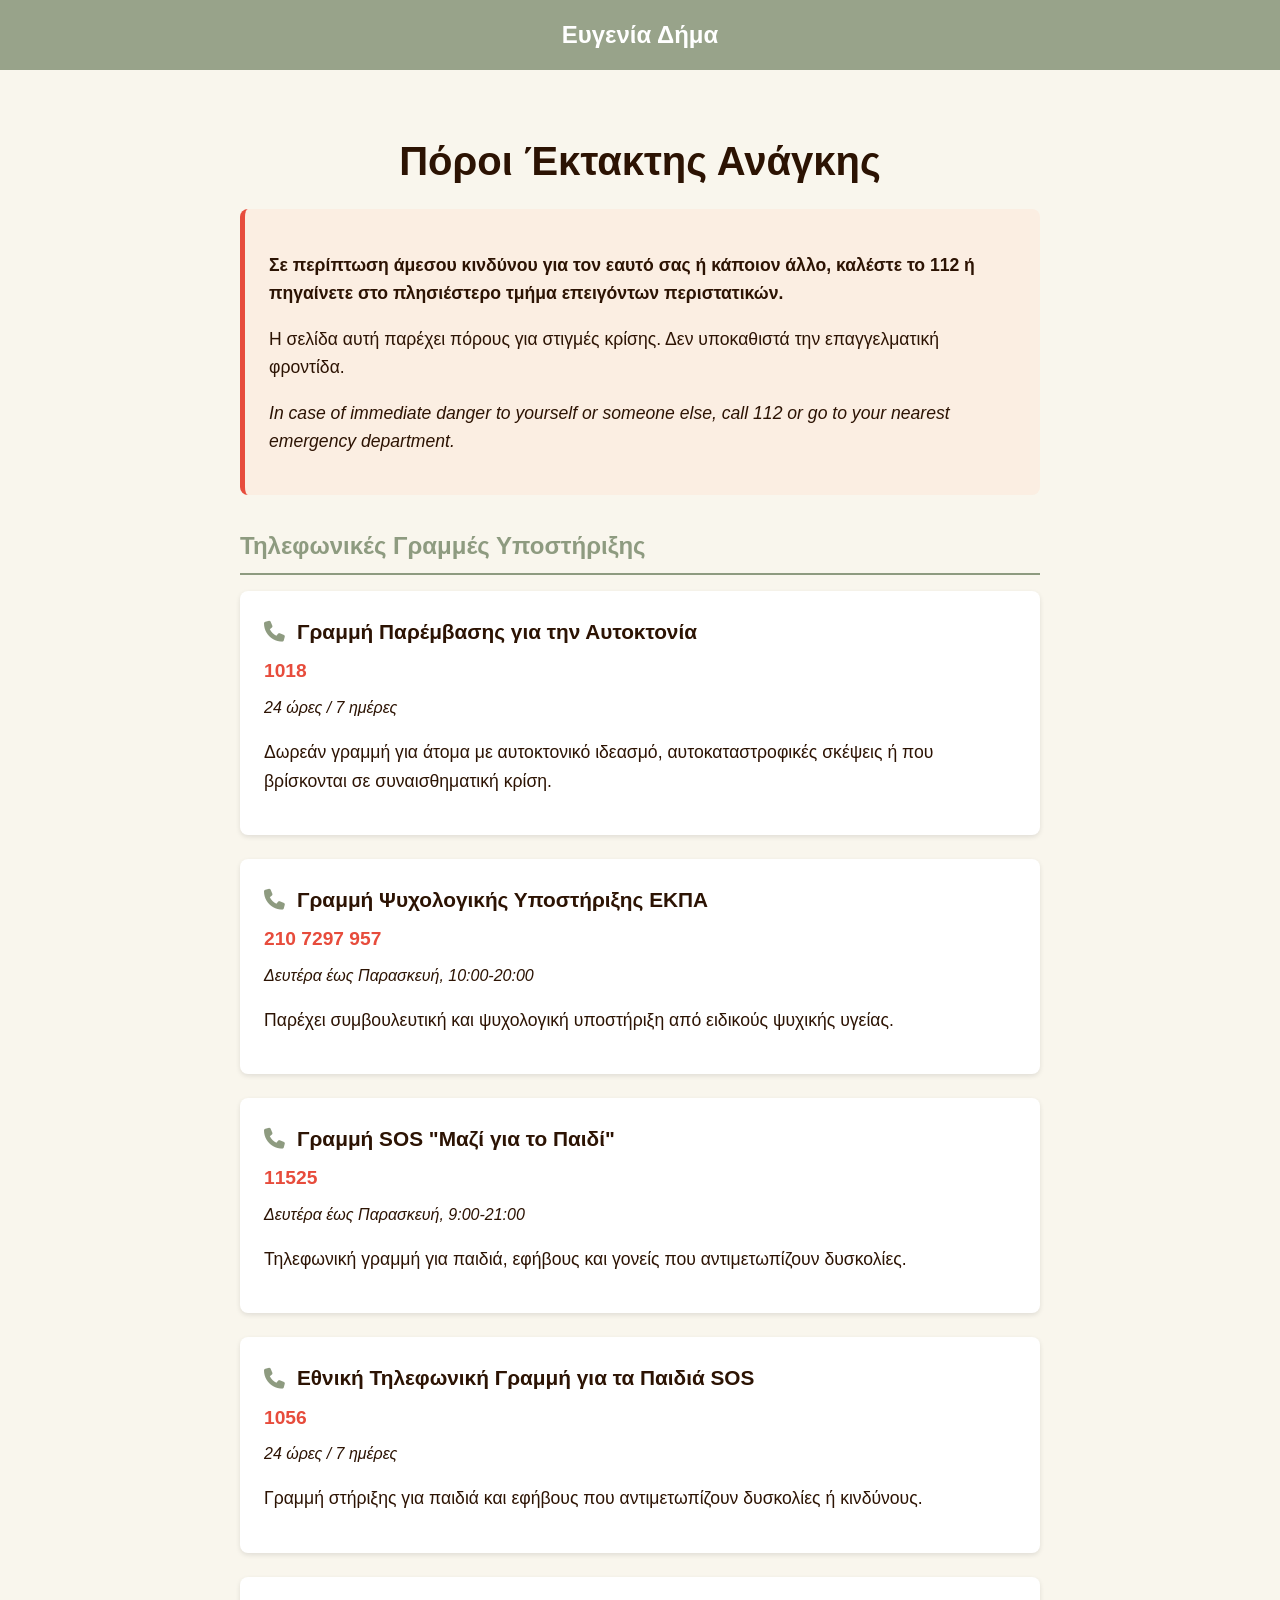
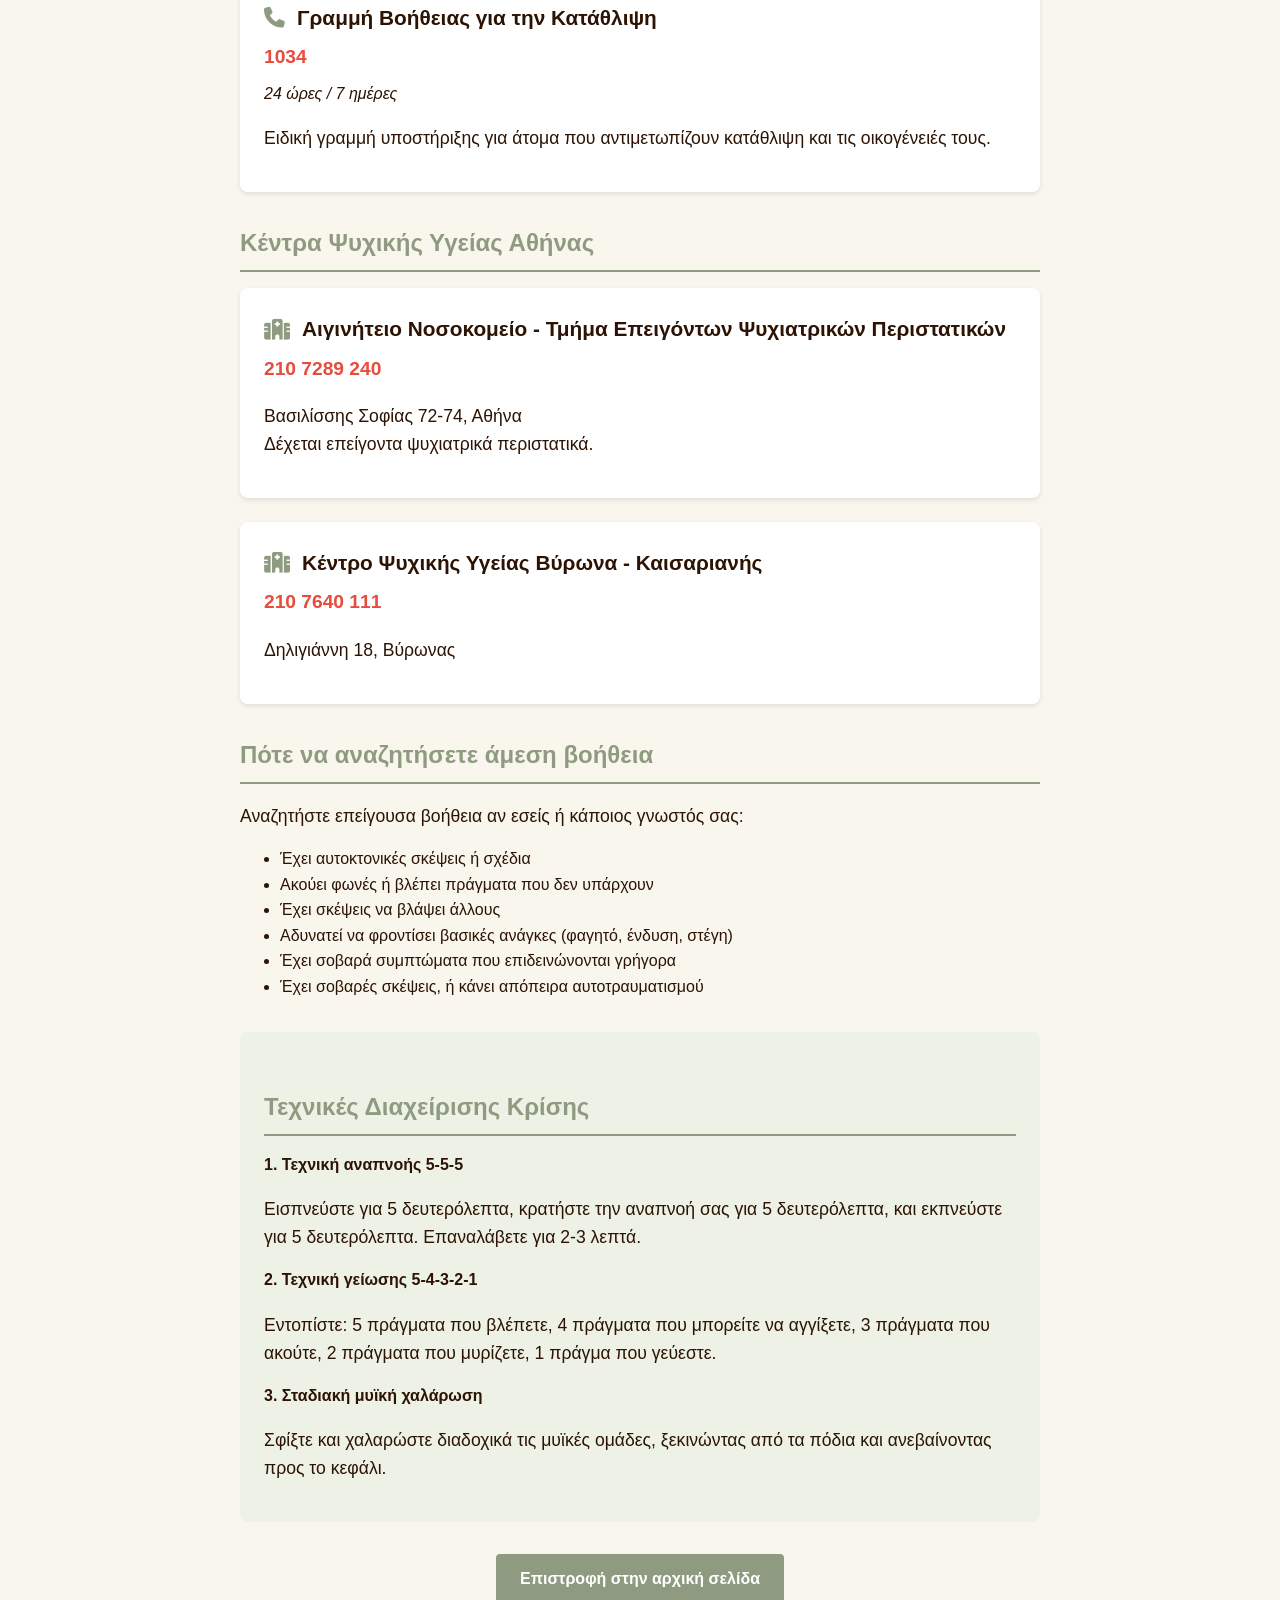
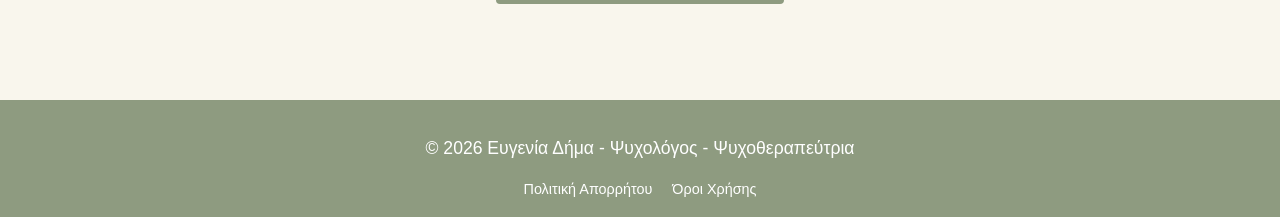
<file: emergency.html>
<!DOCTYPE html>
<html lang="el">
<head>
    <meta charset="UTF-8">
    <meta name="viewport" content="width=device-width, initial-scale=1.0">
    <title>Πόροι Έκτακτης Ανάγκης - Ευγενία Δήμα</title>
    <meta name="description" content="Πόροι άμεσης βοήθειας για ψυχική υγεία και κρίσεις. Τηλεφωνικές γραμμές υποστήριξης και υπηρεσίες έκτακτης ανάγκης.">
    <link rel="canonical" href="https://evgeniadima.gr/emergency.html">
    
    <!-- Plausible Analytics - Privacy-friendly -->
    <script defer data-domain="petroslamb.github.io" src="https://plausible.io/js/script.file-downloads.hash.outbound-links.pageview-props.revenue.tagged-events.js"></script>
    <script>window.plausible = window.plausible || function() { (window.plausible.q = window.plausible.q || []).push(arguments) }</script>
    
    <!-- Font Awesome for icons -->
    <link rel="stylesheet" href="https://cdnjs.cloudflare.com/ajax/libs/font-awesome/6.4.0/css/all.min.css" />
    
    <style>
        body {
            font-family: 'Helvetica Neue', Arial, sans-serif;
            line-height: 1.6;
            color: #2c1303;
            background-color: #f9f6ed;
            margin: 0;
            padding: 0;
            min-height: 100vh;
            display: flex;
            flex-direction: column;
        }
        
        header {
            background-color: rgba(142, 155, 128, 0.9);
            color: white;
            padding: 1rem;
            text-align: center;
        }
        
        .logo {
            font-size: 1.5rem;
            font-weight: bold;
            text-decoration: none;
            color: white;
        }
        
        main {
            flex: 1;
            max-width: 800px;
            margin: 0 auto;
            padding: 2rem;
        }
        
        h1 {
            font-size: 2.5rem;
            margin-bottom: 1rem;
            color: #2c1303;
            text-align: center;
        }
        
        h2 {
            font-size: 1.5rem;
            margin-top: 2rem;
            margin-bottom: 1rem;
            color: #8e9b80;
            border-bottom: 2px solid #8e9b80;
            padding-bottom: 0.5rem;
        }
        
        p {
            font-size: 1.1rem;
            margin-bottom: 1rem;
        }
        
        .emergency-intro {
            background-color: #fbeee2;
            padding: 1.5rem;
            border-radius: 0.5rem;
            border-left: 5px solid #e74c3c;
            margin-bottom: 2rem;
        }
        
        .resource-card {
            background-color: white;
            border-radius: 0.5rem;
            padding: 1.5rem;
            margin-bottom: 1.5rem;
            box-shadow: 0 2px 5px rgba(0,0,0,0.1);
        }
        
        .resource-title {
            display: flex;
            align-items: center;
            margin-bottom: 0.5rem;
        }
        
        .resource-title i {
            color: #8e9b80;
            margin-right: 0.75rem;
            font-size: 1.3rem;
        }
        
        .resource-title h3 {
            margin: 0;
            font-size: 1.3rem;
        }
        
        .resource-phone {
            font-weight: bold;
            color: #e74c3c;
            font-size: 1.2rem;
            margin: 0.5rem 0;
        }
        
        .resource-hours {
            font-style: italic;
            margin-bottom: 0.5rem;
        }
        
        .button {
            display: inline-block;
            background-color: #8e9b80;
            color: white;
            text-decoration: none;
            padding: 0.75rem 1.5rem;
            border-radius: 0.25rem;
            font-weight: bold;
            transition: background-color 0.3s;
        }
        
        .button:hover {
            background-color: #7d8a6f;
        }
        
        .techniques {
            background-color: #eef2e6;
            padding: 1.5rem;
            border-radius: 0.5rem;
            margin-top: 2rem;
        }
        
        .technique-item {
            margin-bottom: 1rem;
        }
        
        .technique-title {
            font-weight: bold;
            margin-bottom: 0.25rem;
        }
        
        footer {
            background-color: #8e9b80;
            color: white;
            text-align: center;
            padding: 1rem;
            font-size: 0.9rem;
            margin-top: 2rem;
        }
        
        .footer-links {
            margin-top: 0.5rem;
        }
        
        .footer-links a {
            color: white;
            text-decoration: none;
            margin: 0 0.5rem;
        }
        
        .footer-links a:hover {
            text-decoration: underline;
        }
        
        .return-link {
            text-align: center;
            margin: 2rem 0;
        }
        
        @media (max-width: 640px) {
            h1 {
                font-size: 2rem;
            }
            
            main {
                padding: 1.5rem;
            }
        }
    </style>
</head>
<body>
    <header>
        <a href="index.html" class="logo" aria-label="Επιστροφή στην αρχική σελίδα">Ευγενία Δήμα</a>
    </header>
    
    <main>
        <h1>Πόροι Έκτακτης Ανάγκης</h1>
        
        <div class="emergency-intro">
            <p><strong>Σε περίπτωση άμεσου κινδύνου για τον εαυτό σας ή κάποιον άλλο, καλέστε το 112 ή πηγαίνετε στο πλησιέστερο τμήμα επειγόντων περιστατικών.</strong></p>
            <p>Η σελίδα αυτή παρέχει πόρους για στιγμές κρίσης. Δεν υποκαθιστά την επαγγελματική φροντίδα.</p>
            <p><em>In case of immediate danger to yourself or someone else, call 112 or go to your nearest emergency department.</em></p>
        </div>
        
        <h2>Τηλεφωνικές Γραμμές Υποστήριξης</h2>
        
        <div class="resource-card">
            <div class="resource-title">
                <i class="fas fa-phone"></i>
                <h3>Γραμμή Παρέμβασης για την Αυτοκτονία</h3>
            </div>
            <div class="resource-phone">1018</div>
            <div class="resource-hours">24 ώρες / 7 ημέρες</div>
            <p>Δωρεάν γραμμή για άτομα με αυτοκτονικό ιδεασμό, αυτοκαταστροφικές σκέψεις ή που βρίσκονται σε συναισθηματική κρίση.</p>
        </div>
        
        <div class="resource-card">
            <div class="resource-title">
                <i class="fas fa-phone"></i>
                <h3>Γραμμή Ψυχολογικής Υποστήριξης ΕΚΠΑ</h3>
            </div>
            <div class="resource-phone">210 7297 957</div>
            <div class="resource-hours">Δευτέρα έως Παρασκευή, 10:00-20:00</div>
            <p>Παρέχει συμβουλευτική και ψυχολογική υποστήριξη από ειδικούς ψυχικής υγείας.</p>
        </div>
        
        <div class="resource-card">
            <div class="resource-title">
                <i class="fas fa-phone"></i>
                <h3>Γραμμή SOS "Μαζί για το Παιδί"</h3>
            </div>
            <div class="resource-phone">11525</div>
            <div class="resource-hours">Δευτέρα έως Παρασκευή, 9:00-21:00</div>
            <p>Τηλεφωνική γραμμή για παιδιά, εφήβους και γονείς που αντιμετωπίζουν δυσκολίες.</p>
        </div>
        
        <div class="resource-card">
            <div class="resource-title">
                <i class="fas fa-phone"></i>
                <h3>Εθνική Τηλεφωνική Γραμμή για τα Παιδιά SOS</h3>
            </div>
            <div class="resource-phone">1056</div>
            <div class="resource-hours">24 ώρες / 7 ημέρες</div>
            <p>Γραμμή στήριξης για παιδιά και εφήβους που αντιμετωπίζουν δυσκολίες ή κινδύνους.</p>
        </div>
        
        <div class="resource-card">
            <div class="resource-title">
                <i class="fas fa-phone"></i>
                <h3>Γραμμή Βοήθειας για την Κατάθλιψη</h3>
            </div>
            <div class="resource-phone">1034</div>
            <div class="resource-hours">24 ώρες / 7 ημέρες</div>
            <p>Ειδική γραμμή υποστήριξης για άτομα που αντιμετωπίζουν κατάθλιψη και τις οικογένειές τους.</p>
        </div>
        
        <h2>Κέντρα Ψυχικής Υγείας Αθήνας</h2>
        
        <div class="resource-card">
            <div class="resource-title">
                <i class="fas fa-hospital"></i>
                <h3>Αιγινήτειο Νοσοκομείο - Τμήμα Επειγόντων Ψυχιατρικών Περιστατικών</h3>
            </div>
            <div class="resource-phone">210 7289 240</div>
            <p>Βασιλίσσης Σοφίας 72-74, Αθήνα<br>
            Δέχεται επείγοντα ψυχιατρικά περιστατικά.</p>
        </div>
        
        <div class="resource-card">
            <div class="resource-title">
                <i class="fas fa-hospital"></i>
                <h3>Κέντρο Ψυχικής Υγείας Βύρωνα - Καισαριανής</h3>
            </div>
            <div class="resource-phone">210 7640 111</div>
            <p>Δηλιγιάννη 18, Βύρωνας</p>
        </div>
        
        <h2>Πότε να αναζητήσετε άμεση βοήθεια</h2>
        
        <p>Αναζητήστε επείγουσα βοήθεια αν εσείς ή κάποιος γνωστός σας:</p>
        <ul>
            <li>Έχει αυτοκτονικές σκέψεις ή σχέδια</li>
            <li>Ακούει φωνές ή βλέπει πράγματα που δεν υπάρχουν</li>
            <li>Έχει σκέψεις να βλάψει άλλους</li>
            <li>Αδυνατεί να φροντίσει βασικές ανάγκες (φαγητό, ένδυση, στέγη)</li>
            <li>Έχει σοβαρά συμπτώματα που επιδεινώνονται γρήγορα</li>
            <li>Έχει σοβαρές σκέψεις, ή κάνει απόπειρα αυτοτραυματισμού</li>
        </ul>
        
        <div class="techniques">
            <h2>Τεχνικές Διαχείρισης Κρίσης</h2>
            
            <div class="technique-item">
                <div class="technique-title">1. Τεχνική αναπνοής 5-5-5</div>
                <p>Εισπνεύστε για 5 δευτερόλεπτα, κρατήστε την αναπνοή σας για 5 δευτερόλεπτα, και εκπνεύστε για 5 δευτερόλεπτα. Επαναλάβετε για 2-3 λεπτά.</p>
            </div>
            
            <div class="technique-item">
                <div class="technique-title">2. Τεχνική γείωσης 5-4-3-2-1</div>
                <p>Εντοπίστε: 5 πράγματα που βλέπετε, 4 πράγματα που μπορείτε να αγγίξετε, 3 πράγματα που ακούτε, 2 πράγματα που μυρίζετε, 1 πράγμα που γεύεστε.</p>
            </div>
            
            <div class="technique-item">
                <div class="technique-title">3. Σταδιακή μυϊκή χαλάρωση</div>
                <p>Σφίξτε και χαλαρώστε διαδοχικά τις μυϊκές ομάδες, ξεκινώντας από τα πόδια και ανεβαίνοντας προς το κεφάλι.</p>
            </div>
        </div>
        
        <div class="return-link">
            <a href="index.html" class="button">Επιστροφή στην αρχική σελίδα</a>
        </div>
    </main>
    
    <footer>
        <p>&copy; <span id="year"></span> Ευγενία Δήμα - Ψυχολόγος - Ψυχοθεραπεύτρια</p>
        <div class="footer-links">
            <a href="privacy-policy.html">Πολιτική Απορρήτου</a>
            <a href="terms.html">Όροι Χρήσης</a>
        </div>
    </footer>
    
    <script>
        // Update copyright year
        document.getElementById('year').textContent = new Date().getFullYear();
        
        // Track page view in analytics
        document.addEventListener('DOMContentLoaded', function() {
            if (window.plausible) {
                plausible('Emergency Resources Page View');
            }
        });
    </script>
</body>
</html>
</file>
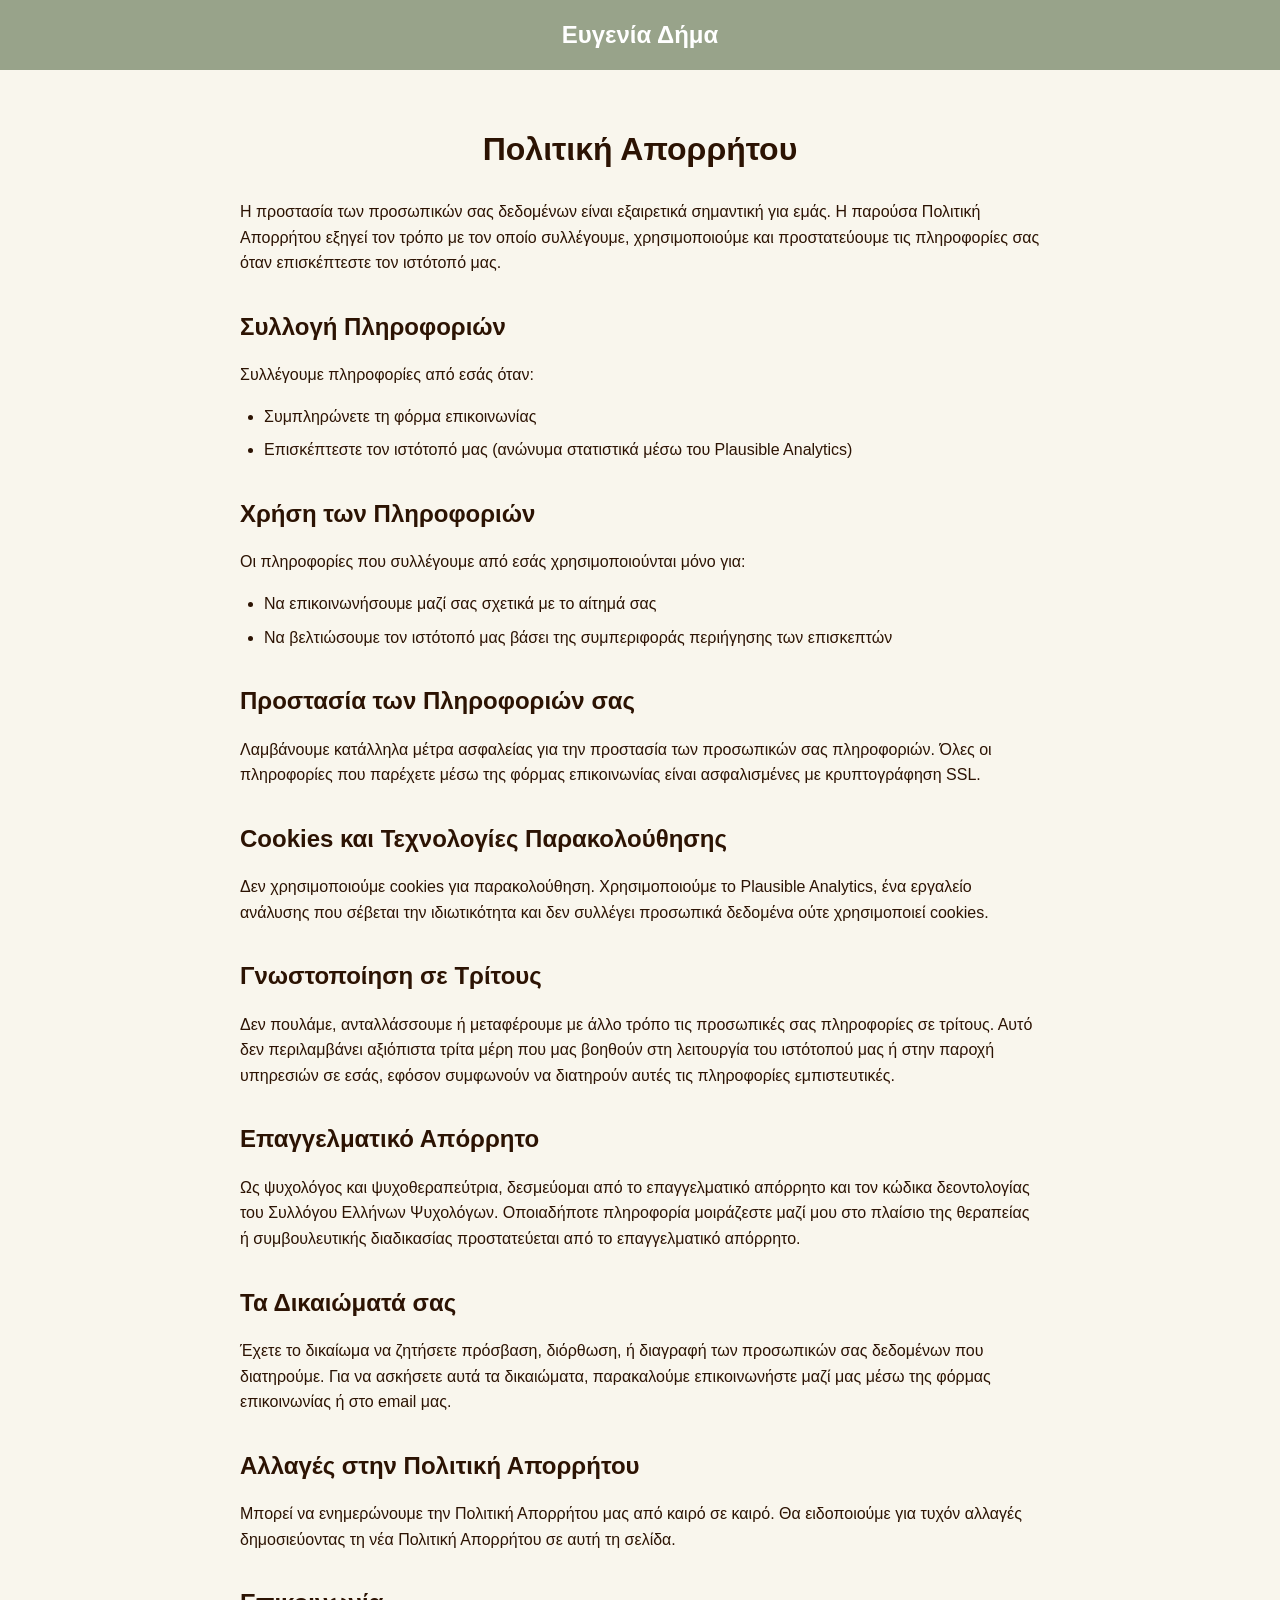
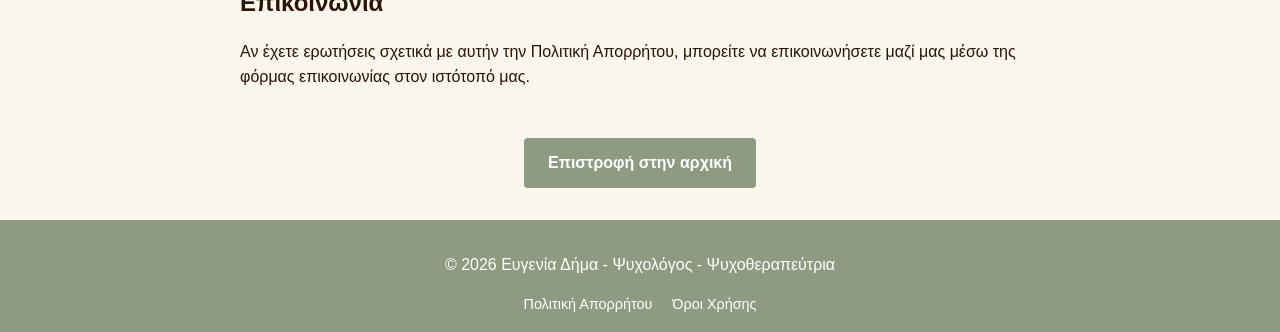
<file: privacy-policy.html>
<!DOCTYPE html>
<html lang="el">
<head>
    <meta charset="UTF-8">
    <meta name="viewport" content="width=device-width, initial-scale=1.0">
    <title>Πολιτική Απορρήτου - Ευγενία Δήμα</title>
    <meta name="description" content="Πολιτική Απορρήτου - Ψυχολόγος – Ψυχοθεραπεύτρια Ευγενία Δήμα">
    <link rel="canonical" href="https://evgeniadima.gr/privacy-policy.html">
    
    <!-- Plausible Analytics - Privacy-friendly -->
    <script defer data-domain="petroslamb.github.io" src="https://plausible.io/js/script.file-downloads.hash.outbound-links.pageview-props.revenue.tagged-events.js"></script>
    <script>window.plausible = window.plausible || function() { (window.plausible.q = window.plausible.q || []).push(arguments) }</script>
    
    <style>
        body {
            font-family: 'Helvetica Neue', Arial, sans-serif;
            line-height: 1.6;
            color: #2c1303;
            background-color: #f9f6ed;
            margin: 0;
            padding: 0;
            min-height: 100vh;
            display: flex;
            flex-direction: column;
        }
        
        header {
            background-color: rgba(142, 155, 128, 0.9);
            color: white;
            padding: 1rem;
            text-align: center;
        }
        
        .logo {
            font-size: 1.5rem;
            font-weight: bold;
            text-decoration: none;
            color: white;
        }
        
        main {
            flex: 1;
            max-width: 800px;
            margin: 0 auto;
            padding: 2rem;
        }
        
        h1 {
            font-size: 2rem;
            margin-bottom: 1.5rem;
            color: #2c1303;
            text-align: center;
        }
        
        h2 {
            font-size: 1.5rem;
            margin-top: 2rem;
            margin-bottom: 1rem;
            color: #2c1303;
        }
        
        p, ul {
            font-size: 1rem;
            margin-bottom: 1rem;
        }
        
        ul {
            padding-left: 1.5rem;
        }
        
        li {
            margin-bottom: 0.5rem;
        }
        
        .button {
            display: inline-block;
            background-color: #8e9b80;
            color: white;
            text-decoration: none;
            padding: 0.75rem 1.5rem;
            border-radius: 0.25rem;
            font-weight: bold;
            transition: background-color 0.3s;
            text-align: center;
            margin-top: 2rem;
        }
        
        .button:hover {
            background-color: #7d8a6f;
        }
        
        footer {
            background-color: #8e9b80;
            color: white;
            text-align: center;
            padding: 1rem;
            font-size: 0.9rem;
        }
        
        .footer-links {
            margin-top: 0.5rem;
        }
        
        .footer-links a {
            color: white;
            text-decoration: none;
            margin: 0 0.5rem;
        }
        
        .footer-links a:hover {
            text-decoration: underline;
        }
        
        @media (max-width: 640px) {
            h1 {
                font-size: 1.75rem;
            }
            main {
                padding: 1.5rem;
            }
        }
    </style>
</head>
<body>
    <header>
        <a href="/" class="logo" aria-label="Επιστροφή στην αρχική σελίδα">Ευγενία Δήμα</a>
    </header>
    
    <main>
        <h1>Πολιτική Απορρήτου</h1>
        
        <p>Η προστασία των προσωπικών σας δεδομένων είναι εξαιρετικά σημαντική για εμάς. Η παρούσα Πολιτική Απορρήτου εξηγεί τον τρόπο με τον οποίο συλλέγουμε, χρησιμοποιούμε και προστατεύουμε τις πληροφορίες σας όταν επισκέπτεστε τον ιστότοπό μας.</p>
        
        <h2>Συλλογή Πληροφοριών</h2>
        <p>Συλλέγουμε πληροφορίες από εσάς όταν:</p>
        <ul>
            <li>Συμπληρώνετε τη φόρμα επικοινωνίας</li>
            <li>Επισκέπτεστε τον ιστότοπό μας (ανώνυμα στατιστικά μέσω του Plausible Analytics)</li>
        </ul>
        
        <h2>Χρήση των Πληροφοριών</h2>
        <p>Οι πληροφορίες που συλλέγουμε από εσάς χρησιμοποιούνται μόνο για:</p>
        <ul>
            <li>Να επικοινωνήσουμε μαζί σας σχετικά με το αίτημά σας</li>
            <li>Να βελτιώσουμε τον ιστότοπό μας βάσει της συμπεριφοράς περιήγησης των επισκεπτών</li>
        </ul>
        
        <h2>Προστασία των Πληροφοριών σας</h2>
        <p>Λαμβάνουμε κατάλληλα μέτρα ασφαλείας για την προστασία των προσωπικών σας πληροφοριών. Όλες οι πληροφορίες που παρέχετε μέσω της φόρμας επικοινωνίας είναι ασφαλισμένες με κρυπτογράφηση SSL.</p>
        
        <h2>Cookies και Τεχνολογίες Παρακολούθησης</h2>
        <p>Δεν χρησιμοποιούμε cookies για παρακολούθηση. Χρησιμοποιούμε το Plausible Analytics, ένα εργαλείο ανάλυσης που σέβεται την ιδιωτικότητα και δεν συλλέγει προσωπικά δεδομένα ούτε χρησιμοποιεί cookies.</p>
        
        <h2>Γνωστοποίηση σε Τρίτους</h2>
        <p>Δεν πουλάμε, ανταλλάσσουμε ή μεταφέρουμε με άλλο τρόπο τις προσωπικές σας πληροφορίες σε τρίτους. Αυτό δεν περιλαμβάνει αξιόπιστα τρίτα μέρη που μας βοηθούν στη λειτουργία του ιστότοπού μας ή στην παροχή υπηρεσιών σε εσάς, εφόσον συμφωνούν να διατηρούν αυτές τις πληροφορίες εμπιστευτικές.</p>
        
        <h2>Επαγγελματικό Απόρρητο</h2>
        <p>Ως ψυχολόγος και ψυχοθεραπεύτρια, δεσμεύομαι από το επαγγελματικό απόρρητο και τον κώδικα δεοντολογίας του Συλλόγου Ελλήνων Ψυχολόγων. Οποιαδήποτε πληροφορία μοιράζεστε μαζί μου στο πλαίσιο της θεραπείας ή συμβουλευτικής διαδικασίας προστατεύεται από το επαγγελματικό απόρρητο.</p>
        
        <h2>Τα Δικαιώματά σας</h2>
        <p>Έχετε το δικαίωμα να ζητήσετε πρόσβαση, διόρθωση, ή διαγραφή των προσωπικών σας δεδομένων που διατηρούμε. Για να ασκήσετε αυτά τα δικαιώματα, παρακαλούμε επικοινωνήστε μαζί μας μέσω της φόρμας επικοινωνίας ή στο email μας.</p>
        
        <h2>Αλλαγές στην Πολιτική Απορρήτου</h2>
        <p>Μπορεί να ενημερώνουμε την Πολιτική Απορρήτου μας από καιρό σε καιρό. Θα ειδοποιούμε για τυχόν αλλαγές δημοσιεύοντας τη νέα Πολιτική Απορρήτου σε αυτή τη σελίδα.</p>
        
        <h2>Επικοινωνία</h2>
        <p>Αν έχετε ερωτήσεις σχετικά με αυτήν την Πολιτική Απορρήτου, μπορείτε να επικοινωνήσετε μαζί μας μέσω της φόρμας επικοινωνίας στον ιστότοπό μας.</p>
        
        <div style="text-align: center;">
            <a href="/" class="button">Επιστροφή στην αρχική</a>
        </div>
    </main>
    
    <footer>
        <p>&copy; <span id="year"></span> Ευγενία Δήμα - Ψυχολόγος - Ψυχοθεραπεύτρια</p>
        <div class="footer-links">
            <a href="privacy-policy.html">Πολιτική Απορρήτου</a>
            <a href="terms.html">Όροι Χρήσης</a>
        </div>
    </footer>
    
    <script>
        // Update copyright year
        document.getElementById('year').textContent = new Date().getFullYear();
    </script>
</body>
</html>
</file>
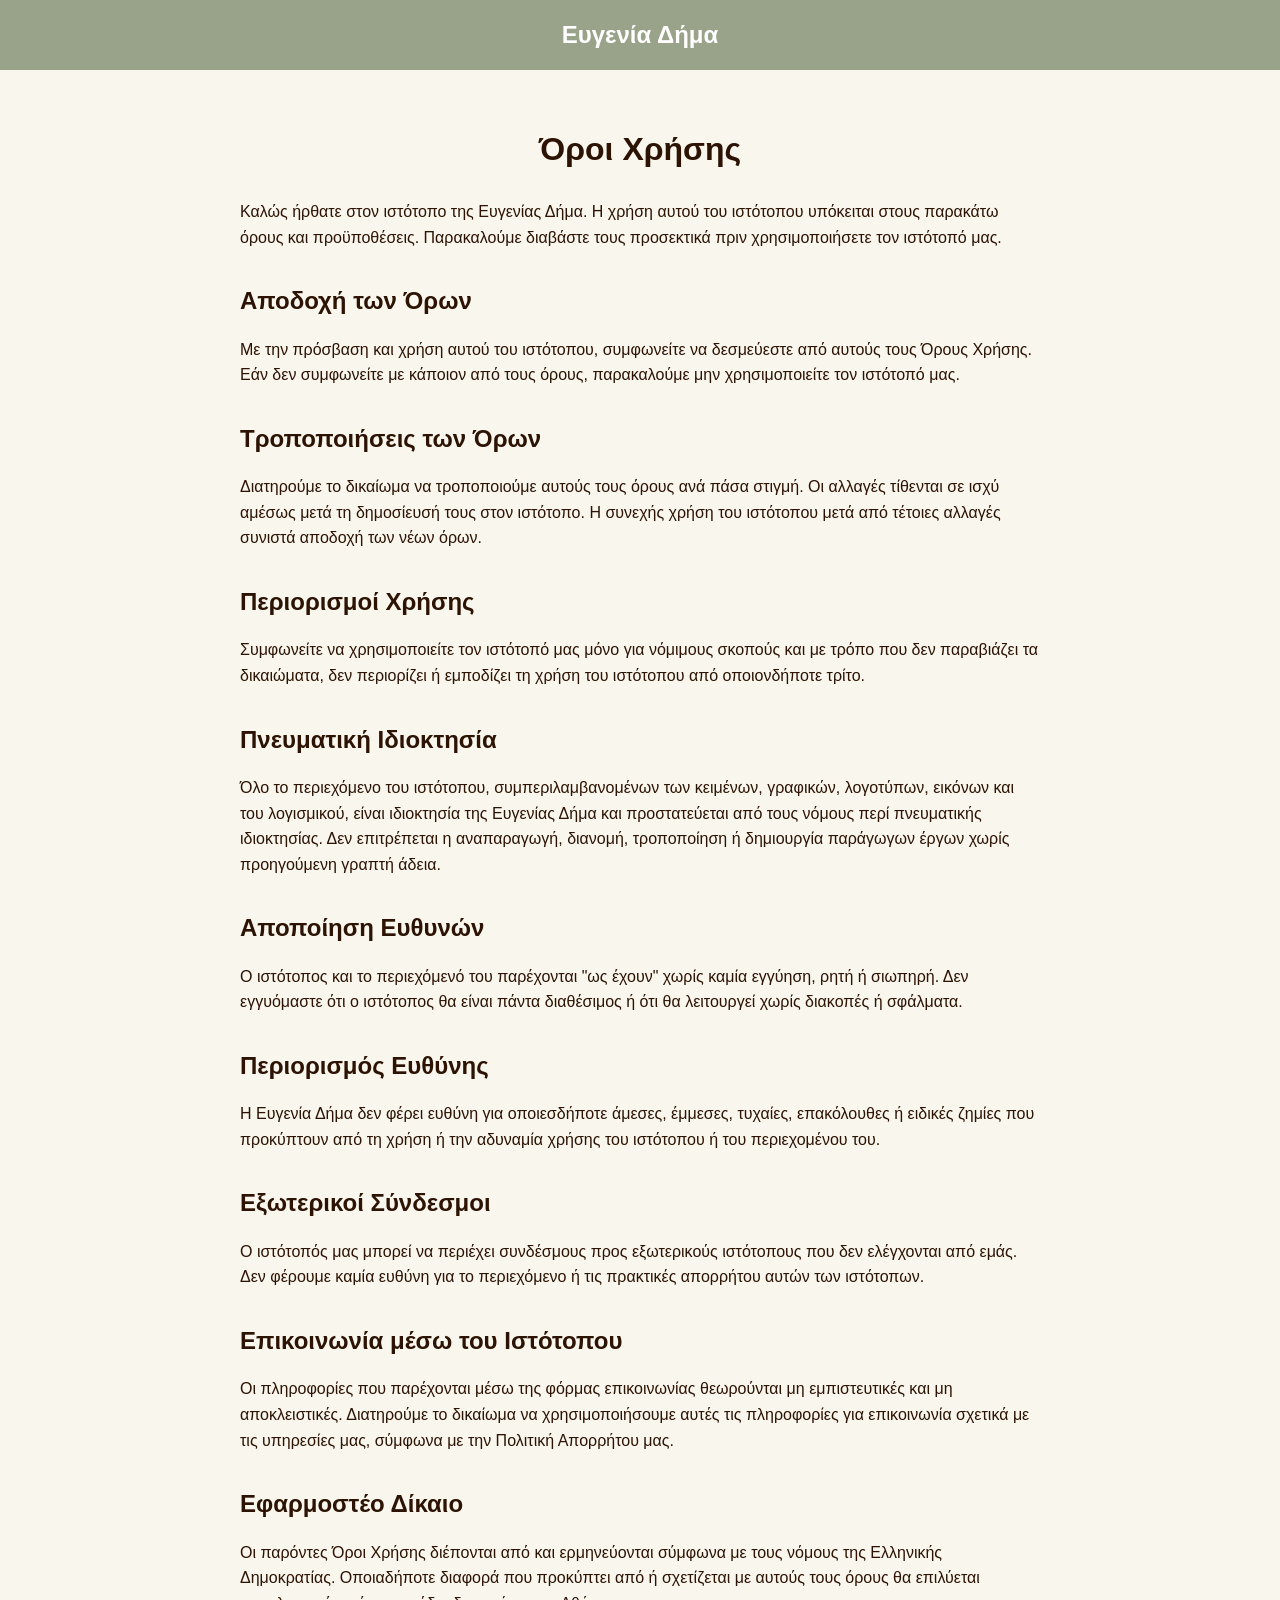
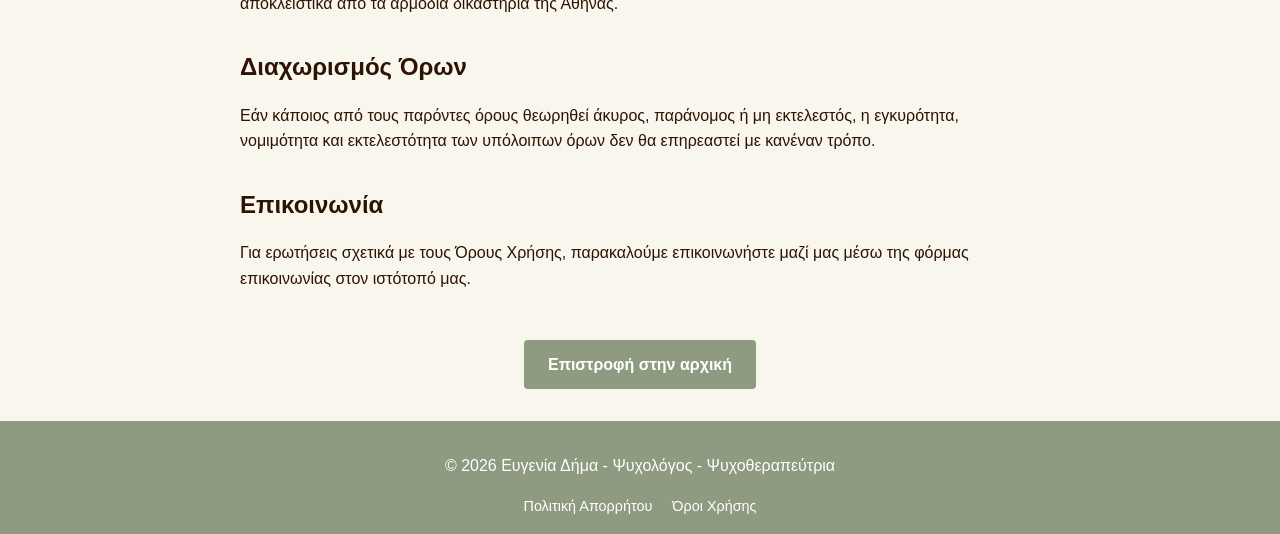
<file: terms.html>
<!DOCTYPE html>
<html lang="el">
<head>
    <meta charset="UTF-8">
    <meta name="viewport" content="width=device-width, initial-scale=1.0">
    <title>Όροι Χρήσης - Ευγενία Δήμα</title>
    <meta name="description" content="Όροι Χρήσης - Ψυχολόγος – Ψυχοθεραπεύτρια Ευγενία Δήμα">
    <link rel="canonical" href="https://evgeniadima.gr/terms.html">
    
    <!-- Plausible Analytics - Privacy-friendly -->
    <script defer data-domain="petroslamb.github.io" src="https://plausible.io/js/script.file-downloads.hash.outbound-links.pageview-props.revenue.tagged-events.js"></script>
    <script>window.plausible = window.plausible || function() { (window.plausible.q = window.plausible.q || []).push(arguments) }</script>
    
    <style>
        body {
            font-family: 'Helvetica Neue', Arial, sans-serif;
            line-height: 1.6;
            color: #2c1303;
            background-color: #f9f6ed;
            margin: 0;
            padding: 0;
            min-height: 100vh;
            display: flex;
            flex-direction: column;
        }
        
        header {
            background-color: rgba(142, 155, 128, 0.9);
            color: white;
            padding: 1rem;
            text-align: center;
        }
        
        .logo {
            font-size: 1.5rem;
            font-weight: bold;
            text-decoration: none;
            color: white;
        }
        
        main {
            flex: 1;
            max-width: 800px;
            margin: 0 auto;
            padding: 2rem;
        }
        
        h1 {
            font-size: 2rem;
            margin-bottom: 1.5rem;
            color: #2c1303;
            text-align: center;
        }
        
        h2 {
            font-size: 1.5rem;
            margin-top: 2rem;
            margin-bottom: 1rem;
            color: #2c1303;
        }
        
        p, ul {
            font-size: 1rem;
            margin-bottom: 1rem;
        }
        
        ul {
            padding-left: 1.5rem;
        }
        
        li {
            margin-bottom: 0.5rem;
        }
        
        .button {
            display: inline-block;
            background-color: #8e9b80;
            color: white;
            text-decoration: none;
            padding: 0.75rem 1.5rem;
            border-radius: 0.25rem;
            font-weight: bold;
            transition: background-color 0.3s;
            text-align: center;
            margin-top: 2rem;
        }
        
        .button:hover {
            background-color: #7d8a6f;
        }
        
        footer {
            background-color: #8e9b80;
            color: white;
            text-align: center;
            padding: 1rem;
            font-size: 0.9rem;
        }
        
        .footer-links {
            margin-top: 0.5rem;
        }
        
        .footer-links a {
            color: white;
            text-decoration: none;
            margin: 0 0.5rem;
        }
        
        .footer-links a:hover {
            text-decoration: underline;
        }
        
        @media (max-width: 640px) {
            h1 {
                font-size: 1.75rem;
            }
            main {
                padding: 1.5rem;
            }
        }
    </style>
</head>
<body>
    <header>
        <a href="/" class="logo" aria-label="Επιστροφή στην αρχική σελίδα">Ευγενία Δήμα</a>
    </header>
    
    <main>
        <h1>Όροι Χρήσης</h1>
        
        <p>Καλώς ήρθατε στον ιστότοπο της Ευγενίας Δήμα. Η χρήση αυτού του ιστότοπου υπόκειται στους παρακάτω όρους και προϋποθέσεις. Παρακαλούμε διαβάστε τους προσεκτικά πριν χρησιμοποιήσετε τον ιστότοπό μας.</p>
        
        <h2>Αποδοχή των Όρων</h2>
        <p>Με την πρόσβαση και χρήση αυτού του ιστότοπου, συμφωνείτε να δεσμεύεστε από αυτούς τους Όρους Χρήσης. Εάν δεν συμφωνείτε με κάποιον από τους όρους, παρακαλούμε μην χρησιμοποιείτε τον ιστότοπό μας.</p>
        
        <h2>Τροποποιήσεις των Όρων</h2>
        <p>Διατηρούμε το δικαίωμα να τροποποιούμε αυτούς τους όρους ανά πάσα στιγμή. Οι αλλαγές τίθενται σε ισχύ αμέσως μετά τη δημοσίευσή τους στον ιστότοπο. Η συνεχής χρήση του ιστότοπου μετά από τέτοιες αλλαγές συνιστά αποδοχή των νέων όρων.</p>
        
        <h2>Περιορισμοί Χρήσης</h2>
        <p>Συμφωνείτε να χρησιμοποιείτε τον ιστότοπό μας μόνο για νόμιμους σκοπούς και με τρόπο που δεν παραβιάζει τα δικαιώματα, δεν περιορίζει ή εμποδίζει τη χρήση του ιστότοπου από οποιονδήποτε τρίτο.</p>
        
        <h2>Πνευματική Ιδιοκτησία</h2>
        <p>Όλο το περιεχόμενο του ιστότοπου, συμπεριλαμβανομένων των κειμένων, γραφικών, λογοτύπων, εικόνων και του λογισμικού, είναι ιδιοκτησία της Ευγενίας Δήμα και προστατεύεται από τους νόμους περί πνευματικής ιδιοκτησίας. Δεν επιτρέπεται η αναπαραγωγή, διανομή, τροποποίηση ή δημιουργία παράγωγων έργων χωρίς προηγούμενη γραπτή άδεια.</p>
        
        <h2>Αποποίηση Ευθυνών</h2>
        <p>Ο ιστότοπος και το περιεχόμενό του παρέχονται "ως έχουν" χωρίς καμία εγγύηση, ρητή ή σιωπηρή. Δεν εγγυόμαστε ότι ο ιστότοπος θα είναι πάντα διαθέσιμος ή ότι θα λειτουργεί χωρίς διακοπές ή σφάλματα.</p>
        
        <h2>Περιορισμός Ευθύνης</h2>
        <p>Η Ευγενία Δήμα δεν φέρει ευθύνη για οποιεσδήποτε άμεσες, έμμεσες, τυχαίες, επακόλουθες ή ειδικές ζημίες που προκύπτουν από τη χρήση ή την αδυναμία χρήσης του ιστότοπου ή του περιεχομένου του.</p>
        
        <h2>Εξωτερικοί Σύνδεσμοι</h2>
        <p>Ο ιστότοπός μας μπορεί να περιέχει συνδέσμους προς εξωτερικούς ιστότοπους που δεν ελέγχονται από εμάς. Δεν φέρουμε καμία ευθύνη για το περιεχόμενο ή τις πρακτικές απορρήτου αυτών των ιστότοπων.</p>
        
        <h2>Επικοινωνία μέσω του Ιστότοπου</h2>
        <p>Οι πληροφορίες που παρέχονται μέσω της φόρμας επικοινωνίας θεωρούνται μη εμπιστευτικές και μη αποκλειστικές. Διατηρούμε το δικαίωμα να χρησιμοποιήσουμε αυτές τις πληροφορίες για επικοινωνία σχετικά με τις υπηρεσίες μας, σύμφωνα με την Πολιτική Απορρήτου μας.</p>
        
        <h2>Εφαρμοστέο Δίκαιο</h2>
        <p>Οι παρόντες Όροι Χρήσης διέπονται από και ερμηνεύονται σύμφωνα με τους νόμους της Ελληνικής Δημοκρατίας. Οποιαδήποτε διαφορά που προκύπτει από ή σχετίζεται με αυτούς τους όρους θα επιλύεται αποκλειστικά από τα αρμόδια δικαστήρια της Αθήνας.</p>
        
        <h2>Διαχωρισμός Όρων</h2>
        <p>Εάν κάποιος από τους παρόντες όρους θεωρηθεί άκυρος, παράνομος ή μη εκτελεστός, η εγκυρότητα, νομιμότητα και εκτελεστότητα των υπόλοιπων όρων δεν θα επηρεαστεί με κανέναν τρόπο.</p>
        
        <h2>Επικοινωνία</h2>
        <p>Για ερωτήσεις σχετικά με τους Όρους Χρήσης, παρακαλούμε επικοινωνήστε μαζί μας μέσω της φόρμας επικοινωνίας στον ιστότοπό μας.</p>
        
        <div style="text-align: center;">
            <a href="/" class="button">Επιστροφή στην αρχική</a>
        </div>
    </main>
    
    <footer>
        <p>&copy; <span id="year"></span> Ευγενία Δήμα - Ψυχολόγος - Ψυχοθεραπεύτρια</p>
        <div class="footer-links">
            <a href="privacy-policy.html">Πολιτική Απορρήτου</a>
            <a href="terms.html">Όροι Χρήσης</a>
        </div>
    </footer>
    
    <script>
        // Update copyright year
        document.getElementById('year').textContent = new Date().getFullYear();
    </script>
</body>
</html>
</file>
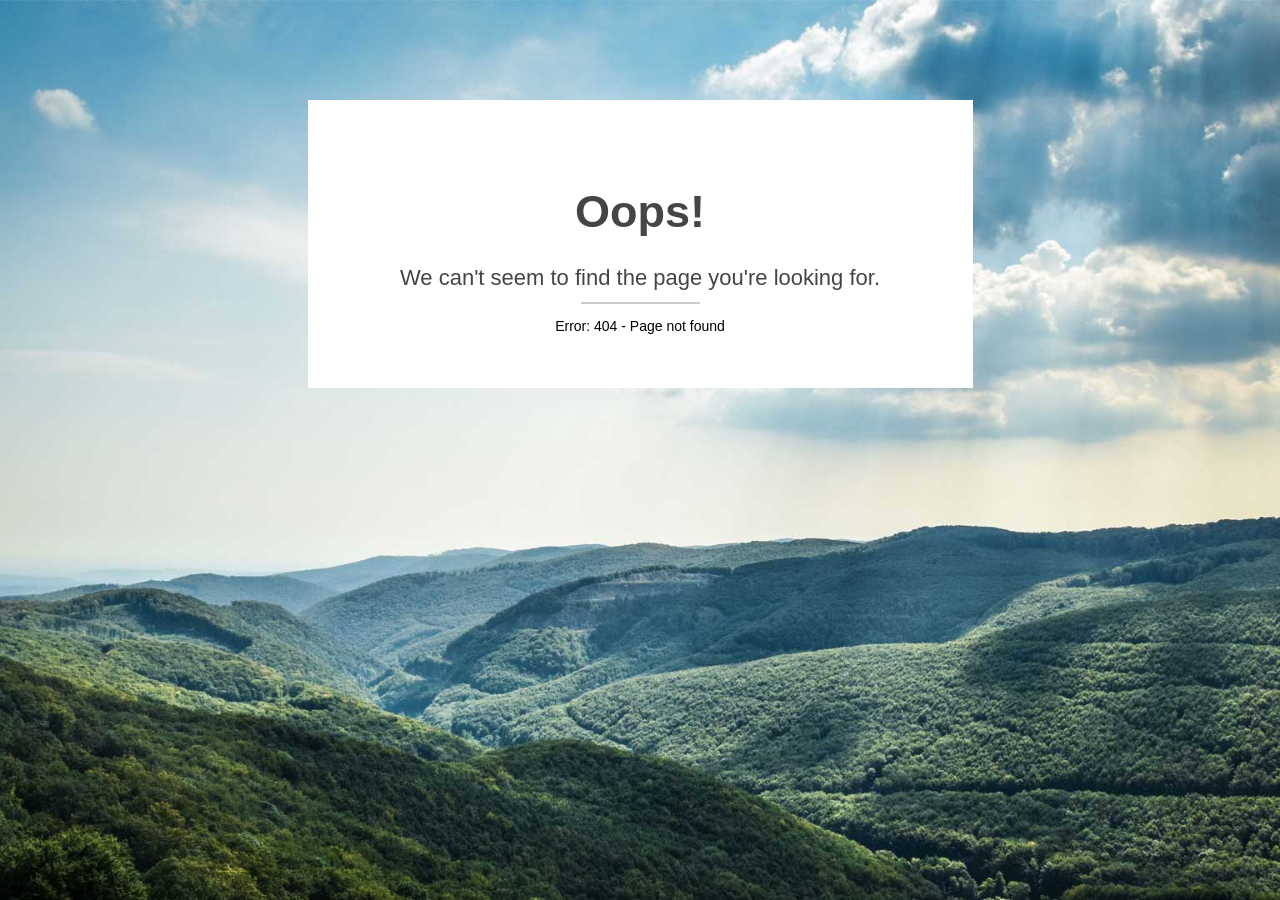
<file: www.evgeniadima-psychotherapy.gr/custGa0.html>
<!DOCTYPE html>
<html lang="en">
<head>
    <meta charset="UTF-8">
    <meta name="viewport" content="width=device-width, initial-scale=1.0">
    <meta http-equiv="X-UA-Compatible" content="ie=edge">
    <title>404 Not Found</title>

    <style>
        body{
            background-size: cover;
            background-position: 50% 50%;
            background-attachment: fixed;
            font-family: Arial, Helvetica, sans-serif;
            background-image:url('[data-uri]')
        }
        .container{
            width:1170px;
            margin:0 auto;
        }
        .messageBox{
            width: 50%;
            margin:auto;
            background-color:white;
            padding:40px;
            margin-top:100px;
        }
        .spottext{
            font-size: 45px;
            color: rgb(69, 69, 69);
            line-height: 1.2em;
            text-align: center;
            margin-bottom: 0px;
            font-weight: 800;
        }
        .smallspottext{
            line-height: 1.5em;
            color: rgb(69, 69, 69);
            text-align: center;
            font-size: 22px;
            margin-bottom: 5px;
        }
        .divider{
            width:20%;
            border:rgb(204, 204, 204) 1px solid;
        }
        .errorCode{
            text-align: center;
            font-size: 14px;
        }
        @media only screen and (min-width: 1200px){

        }
        @media only screen and (max-width: 768px){
            .container{
                width:100%;
                margin:0 auto;
            }
        }
    </style>
</head>
<body>
    <div class="container">
        <div class="messageBox">
            <div class="message">
                <p class="spottext">Oops!</p> 
                <p class="smallspottext">We can't seem to find the page you're looking for.</p> 
                <hr class="divider">
            </div> <p class="errorCode">Error: 404 - Page not found</p>
            </div>
        </div>
    </div>
</body>
</html>
</file>
